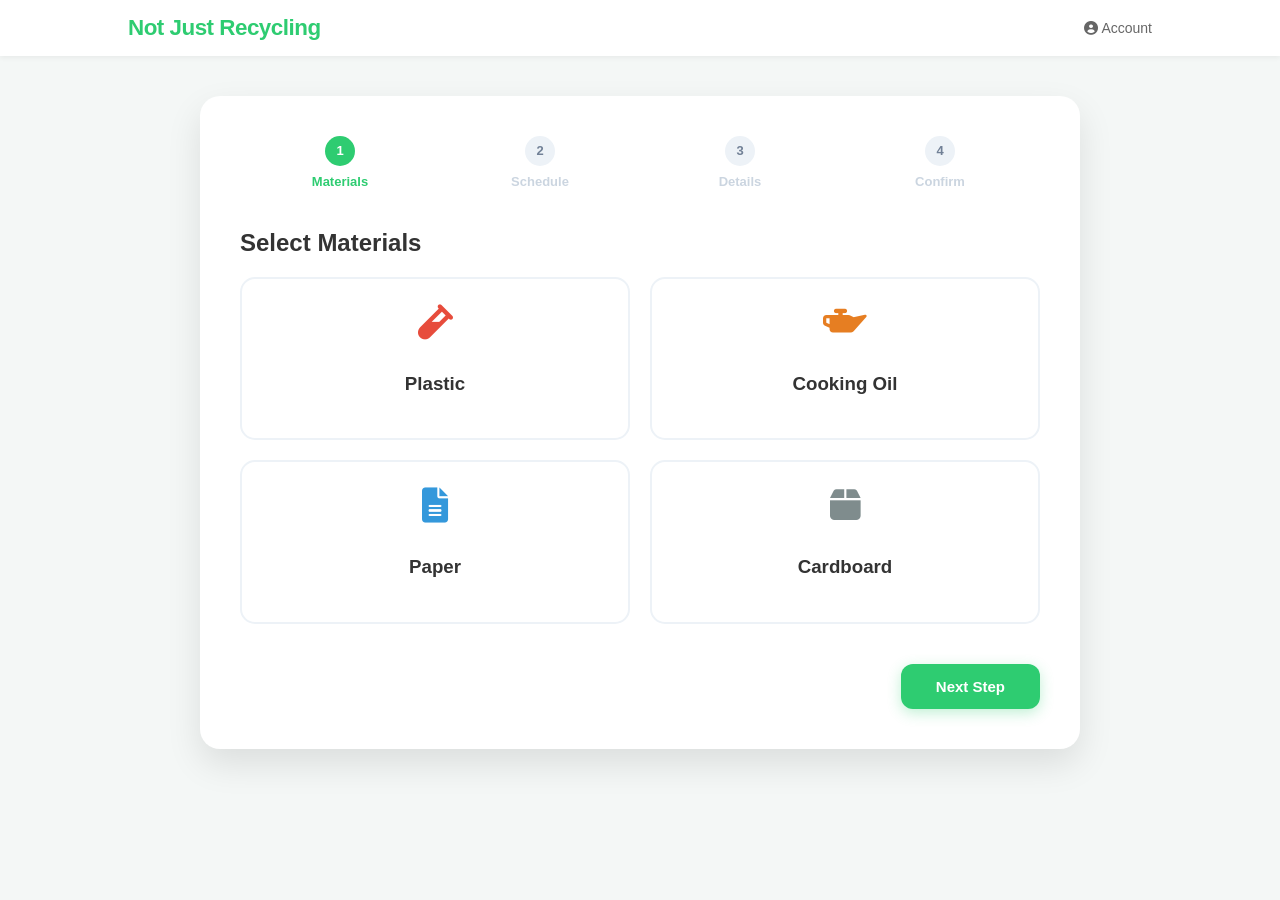
<file: booking.html>
<!DOCTYPE html>
<html lang="en">

<head>
    <meta charset="UTF-8">
    <meta name="viewport" content="width=device-width, initial-scale=1.0">
    <title>Not Just Recycling - Professional Booking</title>
    <link rel="stylesheet" href="https://cdnjs.cloudflare.com/ajax/libs/font-awesome/6.0.0/css/all.min.css">
    <style>
        :root {
            --primary: #2ecc71;
            --secondary: #27ae60;
            --bg: #f4f7f6;
            --text: #333;
        }

        body {
            font-family: 'Segoe UI', Roboto, sans-serif;
            background-color: var(--bg);
            margin: 0;
            color: var(--text);
        }

        /* Navigation */
        .navbar {
            background: white;
            padding: 15px 10%;
            display: flex;
            justify-content: space-between;
            align-items: center;
            box-shadow: 0 2px 5px rgba(0, 0, 0, 0.05);
        }

        .logo {
            font-weight: 800;
            color: var(--primary);
            font-size: 1.4rem;
            letter-spacing: -0.5px;
        }

        .main-card {
            max-width: 800px;
            margin: 40px auto;
            background: white;
            border-radius: 20px;
            padding: 40px;
            box-shadow: 0 15px 35px rgba(0, 0, 0, 0.1);
        }

        /* Stepper */
        .stepper {
            display: flex;
            justify-content: space-between;
            margin-bottom: 40px;
        }

        .step {
            flex: 1;
            text-align: center;
            color: #cbd5e0;
            font-size: 13px;
            font-weight: 600;
            position: relative;
        }

        .step.active {
            color: var(--primary);
        }

        .step::before {
            content: attr(data-step);
            display: block;
            width: 30px;
            height: 30px;
            background: #edf2f7;
            border-radius: 50%;
            margin: 0 auto 8px;
            line-height: 30px;
            color: #718096;
            transition: 0.3s;
        }

        .step.active::before {
            background: var(--primary);
            color: white;
        }

        .form-step {
            display: none;
            transition: 0.3s;
        }

        .form-step.active {
            display: block;
        }

        /* Materials Grid */
        .materials-grid {
            display: grid;
            grid-template-columns: 1fr 1fr;
            gap: 20px;
        }

        .material-card {
            border: 2px solid #edf2f7;
            border-radius: 15px;
            padding: 25px;
            cursor: pointer;
            text-align: center;
            transition: 0.3s;
        }

        .material-card:hover {
            border-color: var(--primary);
        }

        .material-card.selected {
            background: #f0fff4;
            border-color: var(--primary);
            transform: translateY(-3px);
        }

        .material-card i {
            font-size: 35px;
            margin-bottom: 15px;
        }

        .weight-ctrl {
            display: none;
            margin-top: 15px;
            border: 1px solid #ddd;
            border-radius: 8px;
            justify-content: space-between;
            background: white;
            padding: 5px;
            align-items: center;
        }

        .material-card.selected .weight-ctrl {
            display: flex;
        }

        .weight-ctrl button {
            background: #f8f9fa;
            border: none;
            width: 30px;
            height: 30px;
            border-radius: 5px;
            cursor: pointer;
            font-weight: bold;
        }

        /* Modern Calendar */
        .calendar-section {
            display: flex;
            gap: 30px;
            flex-wrap: wrap;
        }

        .calendar-box {
            flex: 1.5;
            background: #fff;
            border: 1px solid #eee;
            padding: 20px;
            border-radius: 15px;
            min-width: 320px;
        }

        .cal-header {
            display: flex;
            justify-content: space-between;
            align-items: center;
            margin-bottom: 20px;
        }

        .cal-header span {
            font-weight: bold;
            cursor: pointer;
            padding: 5px 10px;
            border-radius: 5px;
        }

        .cal-header span:hover {
            background: #f0f0f0;
        }

        .days-grid {
            display: grid;
            grid-template-columns: repeat(7, 1fr);
            gap: 8px;
            text-align: center;
        }

        .day {
            padding: 12px;
            cursor: pointer;
            border-radius: 10px;
            font-size: 14px;
            border: 1px solid transparent;
        }

        .day:hover:not(.empty) {
            background: #f0fff4;
            color: var(--primary);
            border-color: #c6f6d5;
        }

        .day.selected {
            background: var(--primary) !important;
            color: white;
        }

        .day.empty {
            cursor: default;
        }

        .day-name {
            font-weight: bold;
            color: #a0aec0;
            font-size: 12px;
            margin-bottom: 10px;
        }

        .time-slots {
            flex: 1;
        }

        .slot-btn {
            width: 100%;
            padding: 14px;
            margin-bottom: 12px;
            border: 2px solid #edf2f7;
            border-radius: 12px;
            background: white;
            cursor: pointer;
            font-size: 14px;
            transition: 0.2s;
        }

        .slot-btn.selected {
            border-color: var(--primary);
            background: #f0fff4;
            color: var(--primary);
            font-weight: bold;
        }

        /* Step 3 Inputs */
        .input-group {
            margin-bottom: 25px;
        }

        .input-group label {
            display: block;
            font-size: 14px;
            font-weight: 600;
            margin-bottom: 8px;
            color: #4a5568;
        }

        .input-group input,
        .input-group textarea {
            width: 100%;
            padding: 14px;
            border: 2px solid #edf2f7;
            border-radius: 12px;
            box-sizing: border-box;
            font-size: 15px;
            outline: none;
            transition: 0.3s;
        }

        .input-group input:focus {
            border-color: var(--primary);
        }

        /* Step 4 Summary */
        .summary-card {
            background: #f8fafc;
            border-radius: 15px;
            padding: 25px;
            border: 1px solid #e2e8f0;
        }

        .summary-line {
            display: flex;
            justify-content: space-between;
            padding: 12px 0;
            border-bottom: 1px solid #edf2f7;
        }

        .summary-line:last-child {
            border: none;
        }

        .summary-line strong {
            color: #718096;
            font-size: 14px;
        }

        .summary-line span {
            font-weight: 600;
            color: #2d3748;
        }

        /* Footer */
        .footer-btns {
            display: flex;
            justify-content: space-between;
            margin-top: 40px;
        }

        .btn {
            padding: 14px 35px;
            border-radius: 12px;
            cursor: pointer;
            border: none;
            font-weight: 700;
            font-size: 15px;
            transition: 0.3s;
        }

        .btn-next {
            background: var(--primary);
            color: white;
            box-shadow: 0 4px 14px rgba(46, 204, 113, 0.3);
        }

        .btn-next:hover {
            background: var(--secondary);
            transform: translateY(-2px);
        }

        .btn-back {
            background: #edf2f7;
            color: #718096;
        }
    </style>
</head>

<body>
    <nav class="navbar">
        <div class="logo">Not Just Recycling</div>
        <div style="font-size: 14px; color: #666;"><i class="fas fa-user-circle"></i> Account</div>
    </nav>

    <div class="main-card">
        <div class="stepper">
            <div class="step active" data-step="1">Materials</div>
            <div class="step" data-step="2">Schedule</div>
            <div class="step" data-step="3">Details</div>
            <div class="step" data-step="4">Confirm</div>
        </div>

        <!-- Step 1: Materials -->
        <div class="form-step active" id="step1">
            <h2>Select Materials</h2>
            <div class="materials-grid">
                <div class="material-card" onclick="toggleMat(this)">
                    <i class="fas fa-vial" style="color:#e74c3c"></i>
                    <h3>Plastic</h3>
                    <div class="weight-ctrl" onclick="event.stopPropagation()">
                        <button onclick="changeW('plastic', -1)">-</button>
                        <input type="text" id="w-plastic" value="1 kg" readonly
                            style="width:50px; border:none; text-align:center;">
                        <button onclick="changeW('plastic', 1)">+</button>
                    </div>
                </div>
                <div class="material-card" onclick="toggleMat(this, 'Oil')">
                    <i class="fas fa-oil-can" style="color:#e67e22"></i>
                    <h3>Cooking Oil</h3>
                    <div class="weight-ctrl" onclick="event.stopPropagation()">
                        <button onclick="changeW('oil', -1)">-</button>
                        <input type="text" id="w-oil" value="1 L" readonly
                            style="width:50px; border:none; text-align:center;">
                        <button onclick="changeW('oil', 1)">+</button>
                    </div>
                </div>
                <div class="material-card" onclick="toggleMat(this, 'Paper')">
                    <i class="fas fa-file-alt" style="color:#3498db"></i>
                    <h3>Paper</h3>
                    <div class="weight-ctrl" onclick="event.stopPropagation()">
                        <button onclick="changeW('paper', -1)">-</button>
                        <input type="text" id="w-paper" value="1 kg" readonly
                            style="width:50px; border:none; text-align:center;">
                        <button onclick="changeW('paper', 1)">+</button>
                    </div>
                </div>
                <div class="material-card" onclick="toggleMat(this, 'Cardboard')">
                    <i class="fas fa-box" style="color:#7f8c8d"></i>
                    <h3>Cardboard</h3>
                    <div class="weight-ctrl" onclick="event.stopPropagation()">
                        <button onclick="changeW('cardboard', -1)">-</button>
                        <input type="text" id="w-cardboard" value="1 kg" readonly
                            style="width:50px; border:none; text-align:center;">
                        <button onclick="changeW('cardboard', 1)">+</button>
                    </div>
                </div>
            </div>
            <div class="footer-btns">
                <span></span>
                <button class="btn btn-next" onclick="move(2)">Next Step</button>
            </div>
        </div>

        <!-- Step 2: Schedule -->
        <div class="form-step" id="step2">
            <h2>Schedule Pickup</h2>
            <div class="calendar-section">
                <div class="calendar-box">
                    <div class="cal-header">
                        <span onclick="changeMonth(-1)"><i class="fas fa-chevron-left"></i></span>
                        <span id="monthYearDisplay"></span>
                        <span onclick="changeMonth(1)"><i class="fas fa-chevron-right"></i></span>
                    </div>
                    <div class="days-grid" id="calDays"></div>
                </div>
                <div class="time-slots">
                    <button class="slot-btn" onclick="selSlot(this)">09:00 AM - 11:00 AM</button>
                    <button class="slot-btn" onclick="selSlot(this)">11:00 AM - 01:00 PM</button>
                    <button class="slot-btn" onclick="selSlot(this)">02:00 PM - 04:00 PM</button>
                </div>
            </div>
            <div class="footer-btns">
                <button class="btn btn-back" onclick="move(1)">Back</button>
                <button class="btn btn-next" onclick="move(3)">Next Step</button>
            </div>
        </div>

        <!-- Step 3: Details -->
        <div class="form-step" id="step3">
            <h2>Details</h2>
            <div class="input-group">
                <label>Full Name</label>
                <input type="text" id="inpName" placeholder="John Doe">
            </div>
            <div class="input-group">
                <label>Phone Number</label>
                <input type="text" id="inpPhone" placeholder="+20 123 456 789">
            </div>
            <div class="input-group">
                <label>Address</label>
                <textarea id="inpAddr" rows="3"></textarea>
            </div>
            <div class="footer-btns">
                <button class="btn btn-back" onclick="move(2)">Back</button>
                <button class="btn btn-next" onclick="prepSum(); move(4)">Review</button>
            </div>
        </div>

        <!-- Step 4: Confirm -->
        <div class="form-step" id="step4">
            <h2>Confirm Booking</h2>
            <div class="summary-card" id="finalSum"></div>
            <div class="footer-btns">
                <button class="btn btn-back" onclick="move(3)">Back</button>
                <button class="btn btn-next" onclick="sendBooking()">Confirm & Rewards</button>
            </div>
        </div>
    </div>

    <script>
        let curDate = new Date();
        let selDateStr = "";
        let selTimeStr = "";

        function renderCal() {
            const grid = document.getElementById('calDays');
            const display = document.getElementById('monthYearDisplay');
            grid.innerHTML = "";

            const m = curDate.getMonth();
            const y = curDate.getFullYear();
            const months = ["January", "February", "March", "April", "May", "June", "July", "August", "September", "October", "November", "December"];
            display.innerText = `${months[m]} ${y}`;

            ["S", "M", "T", "W", "T", "F", "S"].forEach(d => grid.innerHTML += `<div class="day-name">${d}</div>`);

            const first = new Date(y, m, 1).getDay();
            const last = new Date(y, m + 1, 0).getDate();

            for (let i = 0; i < first; i++) grid.innerHTML += `<div class="day empty"></div>`;
            for (let d = 1; d <= last; d++) {
                const el = document.createElement('div');
                el.className = 'day';
                el.innerText = d;
                el.onclick = function () {
                    document.querySelectorAll('.day').forEach(x => x.classList.remove('selected'));
                    this.classList.add('selected');
                    const month = (m + 1).toString().padStart(2, '0');
                    const day = d.toString().padStart(2, '0');
                    selDateStr = `${y}-${month}-${day}`;
                };
                grid.appendChild(el);
            }
        }

        function changeMonth(dir) { curDate.setMonth(curDate.getMonth() + dir); renderCal(); }
        function selSlot(btn) { document.querySelectorAll('.slot-btn').forEach(x => x.classList.remove('selected')); btn.classList.add('selected'); selTimeStr = btn.innerText; }
        function move(n) { document.querySelectorAll('.form-step').forEach(s => s.classList.remove('active')); document.getElementById('step' + n).classList.add('active'); document.querySelectorAll('.step').forEach((s, i) => s.classList.toggle('active', i < n)); }
        function toggleMat(card) { card.classList.toggle('selected'); }
        function changeW(id, amt) { let input = document.getElementById('w-' + id); let val = parseInt(input.value); if (val + amt >= 1) input.value = (val + amt) + (id === 'oil' ? ' L' : ' kg'); }
        function prepSum() {
            let mats = []; document.querySelectorAll('.material-card.selected').forEach(c => mats.push(`${c.querySelector('h3').innerText} (${c.querySelector('input').value})`));
            document.getElementById('finalSum').innerHTML = `
                <div class="summary-line"><strong>Name</strong><span>${document.getElementById('inpName').value || '-'}</span></div>
                <div class="summary-line"><strong>Materials</strong><span>${mats.join(', ') || 'None'}</span></div>
                <div class="summary-line"><strong>Date</strong><span>${selDateStr || 'Not Set'}</span></div>
                <div class="summary-line"><strong>Time</strong><span>${selTimeStr || 'Not Set'}</span></div>
                <div class="summary-line"><strong>Address</strong><span>${document.getElementById('inpAddr').value || '-'}</span></div>
            `;
        }

        function sendBooking() {
            if (!selDateStr || !selTimeStr) { alert("Please select date and time"); return; }
            const materials = {}; document.querySelectorAll('.material-card.selected').forEach(c => materials[c.querySelector('h3').innerText] = c.querySelector('input').value);
            const data = {
                full_name: document.getElementById('inpName').value,
                phone_number: document.getElementById('inpPhone').value,
                address: document.getElementById('inpAddr').value,
                date: selDateStr,
                materials: materials
            };
            fetch("/booking/create/", { method: "POST", headers: { "Content-Type": "application/json" }, body: JSON.stringify(data) })
                .then(res => res.json())
                .then(res => { if (res.success) { alert("Booking confirmed! ID: " + res.booking_id); location.href = "/rewards/"; } else { alert("Booking failed: " + res.error); } })
                .catch(err => console.error("Error:", err));
        }

        renderCal();
    </script>
</body>

</html>
</file>
